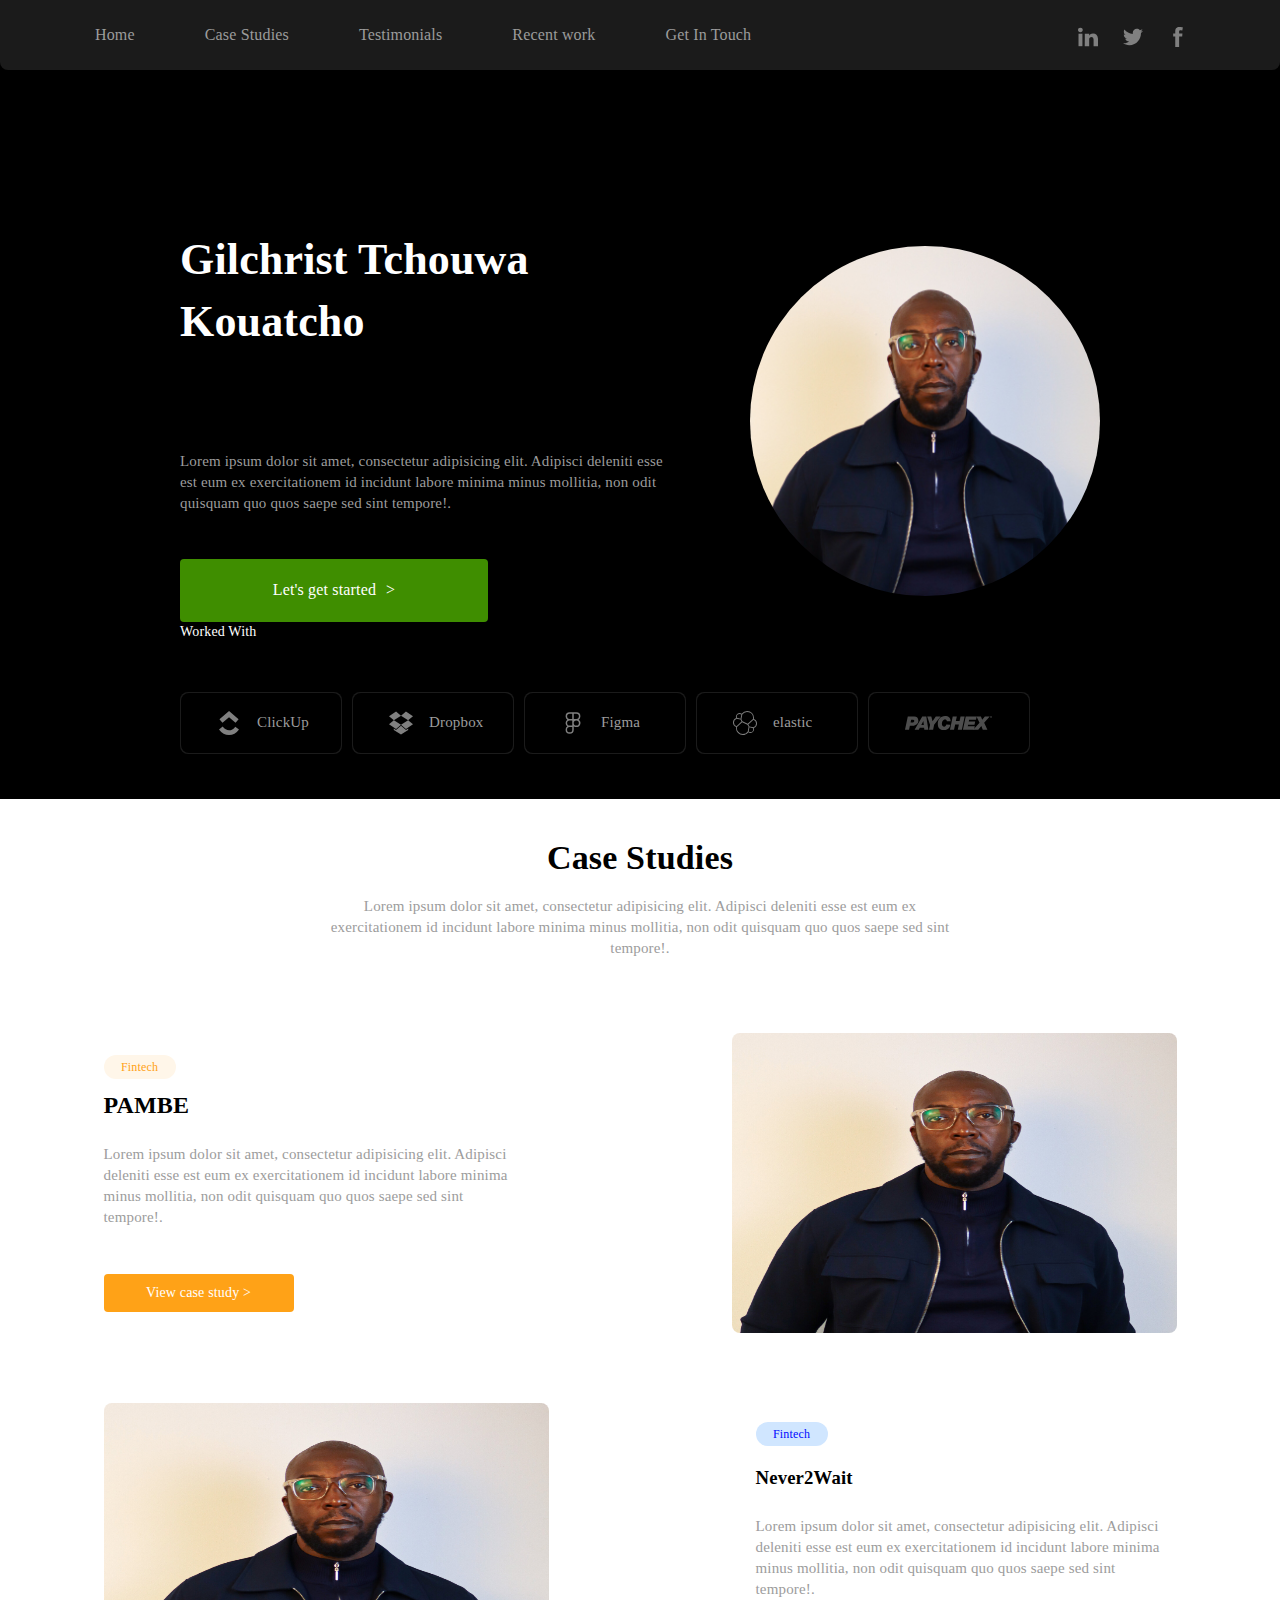
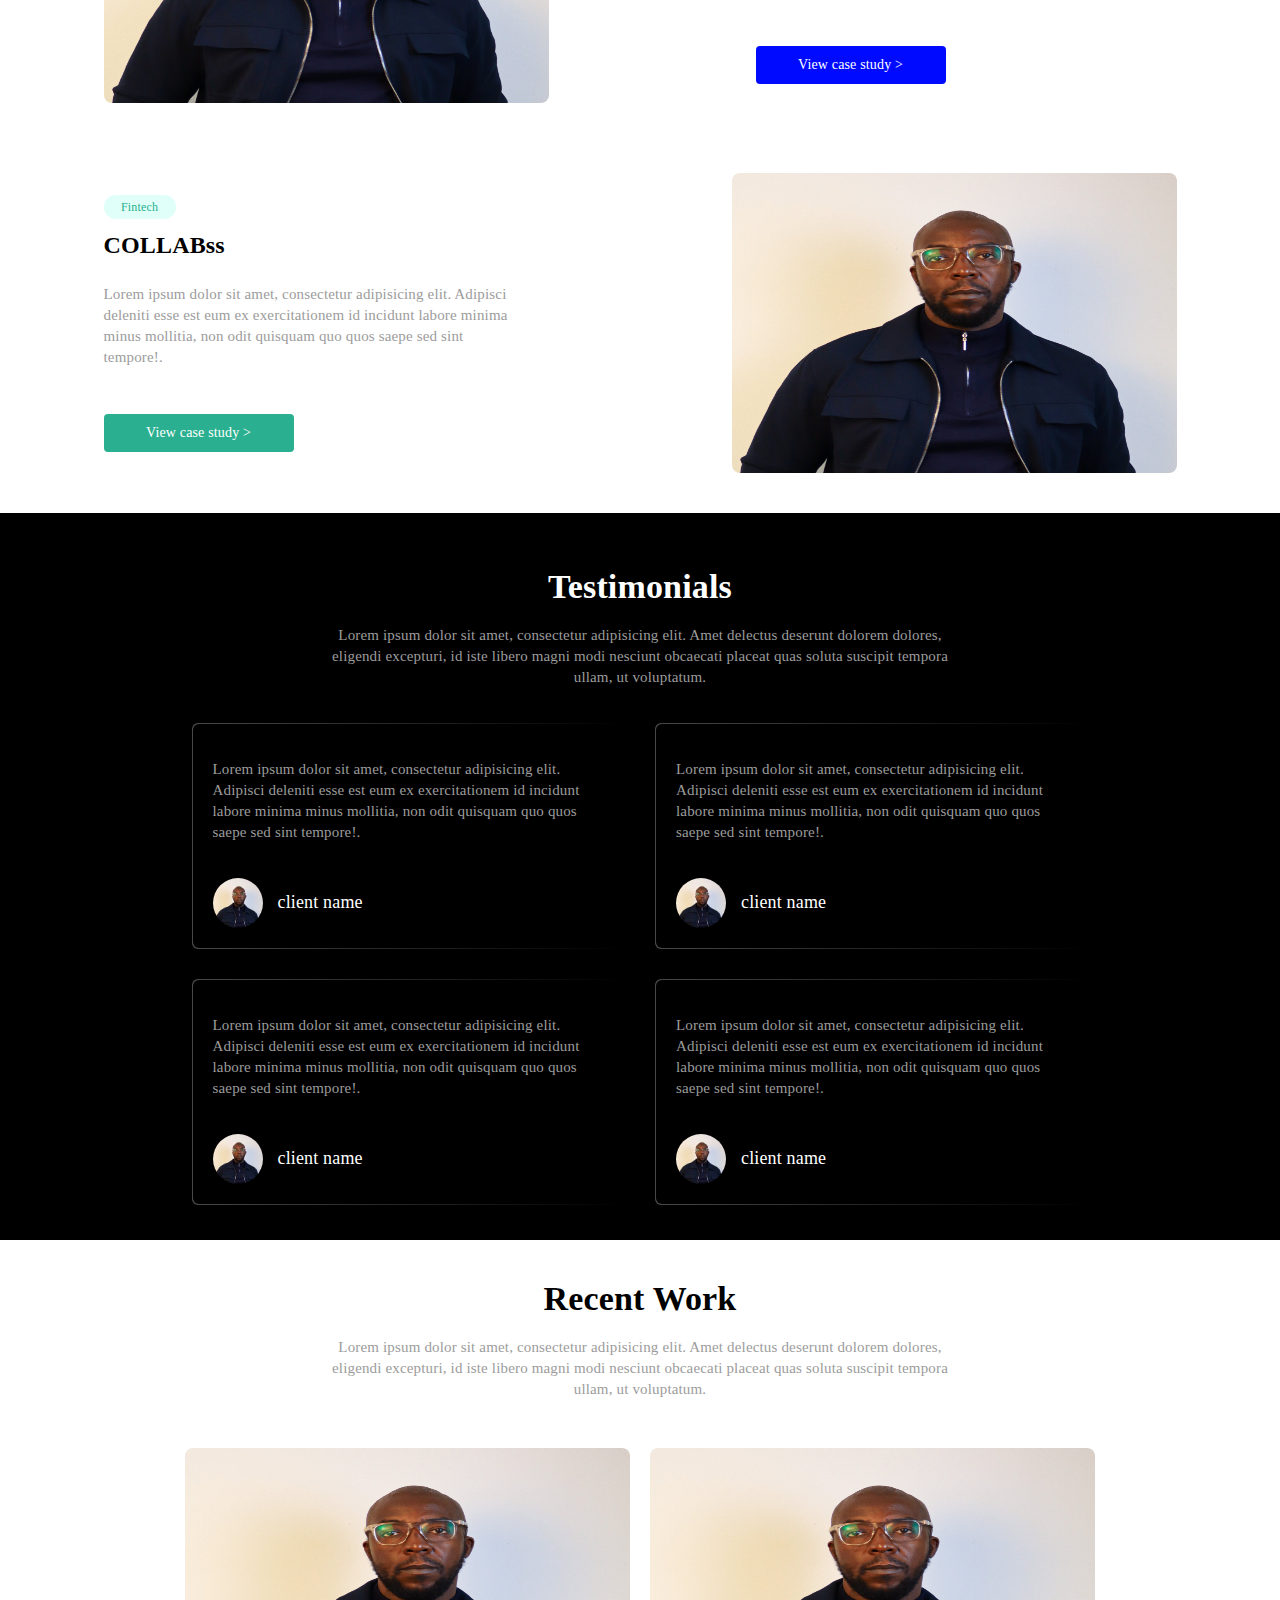
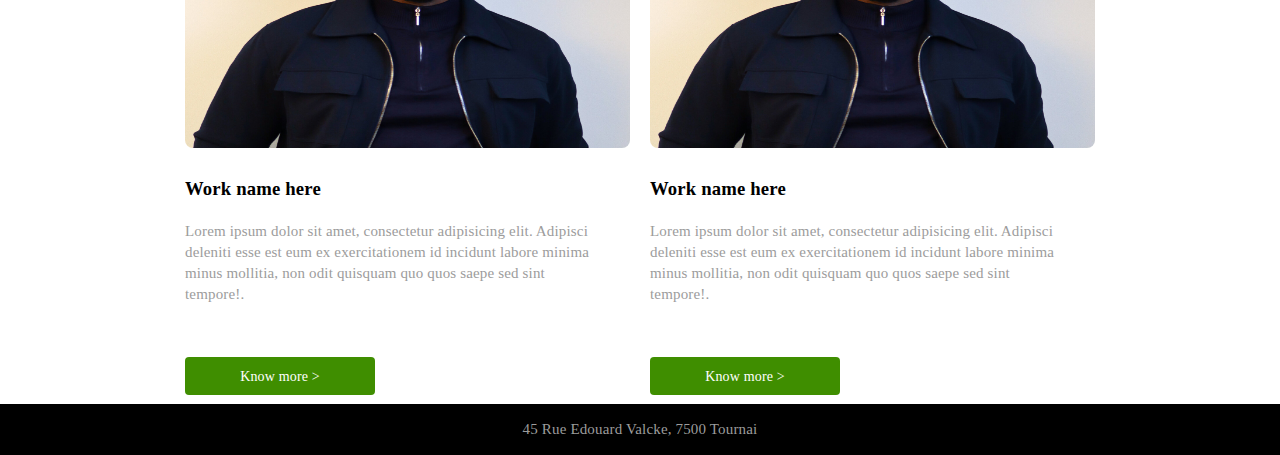
<file: index.html>
<!Doctype html>
<html lang="en">
    <head>
        <title>Gilchrist Tchouwa Kouatcho</title>
        <meta charset="utf-8">
        <meta name="description" content="Gilchrist est un ingénieur en automatisation industrielle reconvertit en ingénieur en informatique.">
        <meta name="keywords" content="pambe, automatisation, ingénieur, informatique, gilchrist, tchouwa, kouatcho">
        <meta name = "viewport" content="width=device-width, initial-scale=1.0">
        <link rel="stylesheet" href="styles/style.css">
    </head>

    <body class="body">
        <header class="header">

            <div class="topbar">
                <nav class="nav">
                    <a href="index.html">Home</a>
                    <a href="#caseStudies">Case Studies</a>
                    <a href="#testimonials">Testimonials</a>
                    <a href="#recentWork">Recent work</a>
                    <a href="contact.html">Get In Touch</a>
                </nav>
                <div class="socialMediaIcons">
                    <a href="https://www.linkedin.com">
                        <img src="img/linkedin-svgrepo-com.svg" alt="linkedin">
                    </a>
                    <a href="https://www.twitter.com">
                        <img src="img/twitter-svgrepo-com.svg" alt="twitter">
                    </a>
                    <a href="https://www.facebook.com">
                        <img src="img/facebook-svgrepo-com.svg" alt="faceebook">
                    </a>
                </div>
            </div>
        </header>

        <div class="banner">
            <div class="bannerContainer">
                <div class="textAndCallBanner">
                    <div class="text-banner">
                        <h1>Gilchrist Tchouwa Kouatcho</h1>
                        <p>Lorem ipsum dolor sit amet, consectetur adipisicing elit. Adipisci deleniti esse est eum ex exercitationem id incidunt labore minima minus mollitia, non odit quisquam quo quos saepe sed sint tempore!.</p>
                    </div>

                    <div>
                        <a href="contact.html" class="call-banner" >
                            <div >
                                Let's get started
                            </div>
                            <div>
                                >
                            </div>
                        </a>

                        <h2>Worked With</h2>
                    </div>

                </div>

                <div class="bannering">
                    <img src="img/IMG_0254.jpg" alt="photo gilchrist">
                </div>

            </div>


            <div class="clientLogos">
                <div class="clientLogosContainer">
                    <div class="logo">
                        <img class="svg" src="img/clickup-svgrepo-com.svg" alt="clickup">
                        <p>ClickUp</p>
                    </div>
                </div>
                <div class="clientLogosContainer">
                    <div class="logo">
                        <img class="svg" src="img/dropbox-158-svgrepo-com.svg" alt="dropbox">
                        <p>Dropbox</p>
                    </div>
                </div>

                <div class="clientLogosContainer">
                    <div class="logo">
                        <img class="svg" src="img/figma-svgrepo-com.svg" alt="figma">
                        <p>Figma</p>
                    </div>
                </div>

                <div class="clientLogosContainer">
                    <div class="logo">
                        <img class="svg" src="img/elastic-svgrepo-com.svg" alt="elastic">
                        <p>elastic</p>
                    </div>
                </div>

                <div class="clientLogosContainer">
                    <div class="logo1">
                        <img class="paychex" src="img/Group.svg" alt="paychex ">
                    </div>
                </div>

            </div>

        </div>


        <main class="main">


            <section id="caseStudies" class="caseStudies">

                <div class="heading">
                        <h2>Case Studies</h2>
                        <p>Lorem ipsum dolor sit amet, consectetur adipisicing elit. Adipisci deleniti esse est eum ex exercitationem id incidunt labore minima minus mollitia, non odit quisquam quo quos saepe sed sint tempore!.</p>
                </div>

                <div class="work">
                    <div class="workText">
                        <div class="workTag1">Fintech</div>
                        <h3>PAMBE</h3>

                        <p class="introText">Lorem ipsum dolor sit amet, consectetur adipisicing elit. Adipisci deleniti esse est eum ex exercitationem id incidunt labore minima minus mollitia, non odit quisquam quo quos saepe sed sint tempore!.</p>

                        <a href="contact.html" class="callToAction1" >
                            <div >
                                View case study >
                            </div>
                        </a>


                    </div>
                    <div class="workPhoto">
                        <img src="img/IMG_0254.jpg" alt="photo gilchrist">
                    </div>
                </div>

                <div class="work1">
                    <div class="workPhoto">
                        <img src="img/IMG_0254.jpg" alt="photo gilchrist">
                    </div>
                    <div class="workText">
                        <div class="workTag2">Fintech</div>
                        <h3>Never2Wait</h3>
                        <p class="introText">Lorem ipsum dolor sit amet, consectetur adipisicing elit. Adipisci deleniti esse est eum ex exercitationem id incidunt labore minima minus mollitia, non odit quisquam quo quos saepe sed sint tempore!.</p>

                        <a href="contact.html" class="callToAction2" >
                            <div >
                                View case study >
                            </div>
                        </a>
                    </div>
                </div>

                <div class="work">
                    <div class="workText">
                        <div class="workTag3">Fintech</div>
                        <h3>COLLABss</h3>
                        <p class="introText">Lorem ipsum dolor sit amet, consectetur adipisicing elit. Adipisci deleniti esse est eum ex exercitationem id incidunt labore minima minus mollitia, non odit quisquam quo quos saepe sed sint tempore!.</p>

                        <a href="contact.html" class="callToAction3" >
                            <div >
                                View case study >
                            </div>
                        </a>
                    </div>
                    <div class="workPhoto">
                        <img src="img/IMG_0254.jpg" alt="photo gilchrist">
                    </div>
                </div>
            </section>

            <section id="testimonials" class="testimonials">

                <div class="heading">
                        <h2>Testimonials</h2>
                        <p>Lorem ipsum dolor sit amet, consectetur adipisicing elit. Amet delectus deserunt dolorem dolores, eligendi excepturi, id iste libero magni modi nesciunt obcaecati placeat quas soluta suscipit tempora ullam, ut voluptatum.</p>
                </div>


                <div class="testimonials">
                    <div class="testimonialsContainer" >
                        <div class="active" >
                            <div class="info">
                                <div class="testimonialintroduction">
                                    <div class="testimonialText">
                                        <p>Lorem ipsum dolor sit amet, consectetur adipisicing elit. Adipisci deleniti esse est eum ex exercitationem id incidunt labore minima minus mollitia, non odit quisquam quo quos saepe sed sint tempore!.</p>
                                    </div>
                                    <div class="testimonialAuthor">
                                        <img src="img/rsz_optimized-50kb.jpg" alt="photo gilchrist">
                                        <div class="testimonialAuthorName">client name</div>
                                    </div>
                                </div>
                            </div>
                        </div>

                        <div class="active">
                            <div class="info">
                                <div class="testimonialintroduction">
                                    <div class="testimonialText">
                                        <p>Lorem ipsum dolor sit amet, consectetur adipisicing elit. Adipisci deleniti esse est eum ex exercitationem id incidunt labore minima minus mollitia, non odit quisquam quo quos saepe sed sint tempore!.</p>
                                    </div>
                                    <div class="testimonialAuthor">
                                        <img src="img/rsz_optimized-50kb.jpg" alt="photo gilchrist">
                                        <div class="testimonialAuthorName">client name</div>
                                    </div>
                                </div>
                            </div>
                        </div>

                        <div class="active">
                            <div class="info">
                                <div class="testimonialintroduction">
                                    <div class="testimonialText">
                                        <p>Lorem ipsum dolor sit amet, consectetur adipisicing elit. Adipisci deleniti esse est eum ex exercitationem id incidunt labore minima minus mollitia, non odit quisquam quo quos saepe sed sint tempore!.</p>
                                    </div>
                                    <div class="testimonialAuthor">
                                        <img src="img/rsz_optimized-50kb.jpg" alt="photo gilchrist">
                                        <div class="testimonialAuthorName">client name</div>
                                    </div>
                                </div>
                            </div>
                        </div>

                        <div class="active">
                            <div class="info">
                                <div class="testimonialintroduction">
                                    <div class="testimonialText">
                                        <p>Lorem ipsum dolor sit amet, consectetur adipisicing elit. Adipisci deleniti esse est eum ex exercitationem id incidunt labore minima minus mollitia, non odit quisquam quo quos saepe sed sint tempore!.</p>
                                    </div>
                                    <div class="testimonialAuthor">
                                        <img src="img/rsz_optimized-50kb.jpg" alt="photo gilchrist">
                                        <div class="testimonialAuthorName">client name</div>
                                    </div>
                                </div>
                            </div>
                        </div>
                    </div>
                </div>
            </section>

            <section id="recentWork" class="recentWork">

                <div class="heading">
                        <h2>Recent Work</h2>
                        <p>Lorem ipsum dolor sit amet, consectetur adipisicing elit. Amet delectus deserunt dolorem dolores, eligendi excepturi, id iste libero magni modi nesciunt obcaecati placeat quas soluta suscipit tempora ullam, ut voluptatum.</p>
                </div>

                <div class="workContainer">
                    <div class="workX">
                        <div class="workPhoto">
                            <img src="img/IMG_0254.jpg" alt="photo gilchrist">
                        </div>
                        <div class="workText1">
                            <h3>Work name here</h3>
                            <div class="introText">
                                <p>Lorem ipsum dolor sit amet, consectetur adipisicing elit. Adipisci deleniti esse est eum ex exercitationem id incidunt labore minima minus mollitia, non odit quisquam quo quos saepe sed sint tempore!.</p>
                            </div>

                            <a href="contact.html" class="callToAction">
                                <div >
                                    Know more >
                                </div>
                            </a>

                        </div>
                    </div>

                    <div class="workX">
                        <div class="workPhoto">
                            <img src="img/IMG_0254.jpg" alt="photo gilchrist">
                        </div>
                        <div class="workText1">
                            <h3>Work name here</h3>
                            <div class="introText">
                                <p>Lorem ipsum dolor sit amet, consectetur adipisicing elit. Adipisci deleniti esse est eum ex exercitationem id incidunt labore minima minus mollitia, non odit quisquam quo quos saepe sed sint tempore!.</p>
                            </div>

                            <a href="contact.html" class="callToAction">
                                <div >
                                    Know more >
                                </div>
                            </a>

                        </div>
                    </div>
                </div>

            </section>

        </main>

        <footer class="footer">
            <p>45 Rue Edouard Valcke, 7500 Tournai</p>
        </footer>
    </body>
</html>
</file>
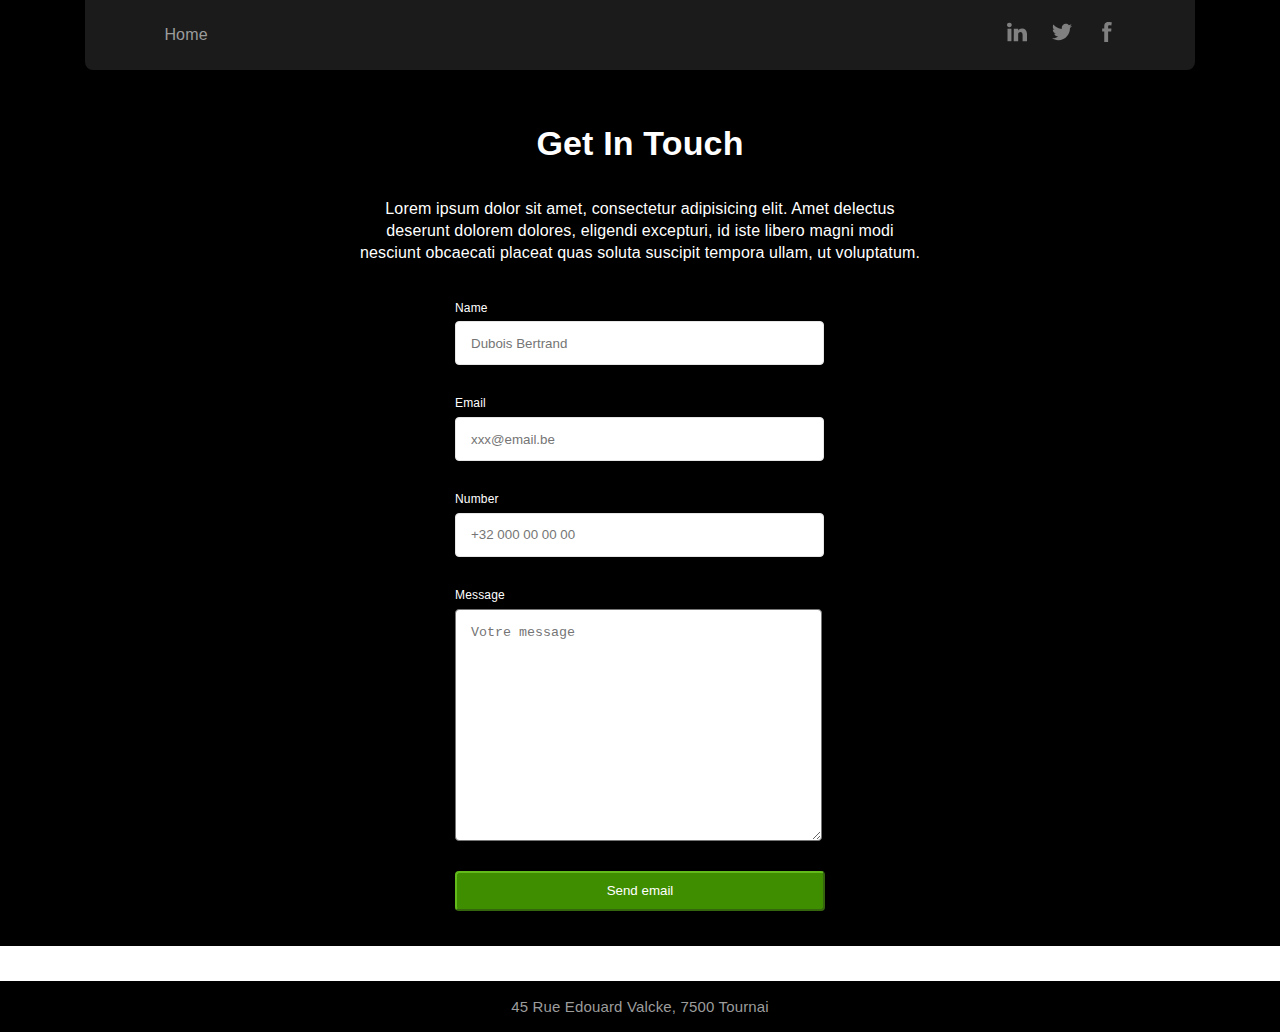
<file: contact.html>
<!Doctype html>
<html lang="en">
    <head>
        <meta charset="UTF-8">
        <title>Gilchrist, me contacter</title>
        <link rel="stylesheet" href="styles/styleContact.css" media="screen">
    </head>
    <body class="body">
        <header class="header">
                <nav class="nav">
                    <div class="topMenu">
                        <a href="index.html">Home</a>
                    </div>
                    <div class="socialMediaIcons">
                        <a href="http://www.linkedin.com">
                            <img src="img/linkedin-svgrepo-com.svg" alt="linkedin">
                        </a>
                        <a href="http://www.twitter.com">
                            <img src="img/twitter-svgrepo-com.svg" alt="twitter">
                        </a>
                        <a href="http://www.facebook.com">
                            <img src="img/facebook-svgrepo-com.svg" alt="faceebook">
                        </a>
                    </div>
                </nav>
        </header>

        <main class="main">

            <section class="contactIntro">
                <div class="headergetInTouch">
                    <h2>Get In Touch</h2>
                    <p>Lorem ipsum dolor sit amet, consectetur adipisicing elit. Amet delectus deserunt dolorem dolores, eligendi excepturi, id iste libero magni modi nesciunt obcaecati placeat quas soluta suscipit tempora ullam, ut voluptatum.</p>
                </div>

                <div class="contactForm">
                    <form action="contact.html" method="post" class="form">
                        <div class="formGroup">
                            <label for="nameInput">Name</label>
                            <input type="text" name="name" placeholder="Dubois Bertrand" id="nameInput">
                        </div>

                        <div class="formGroup">
                            <label for="emailInput">Email</label>
                            <input type="email" name="email" placeholder="xxx@email.be" id="emailInput" required>
                        </div>

                        <div class="formGroup">
                            <label for="telInput">Number</label>
                            <input type="tel" name="tel" placeholder="+32 000 00 00 00" id="telInput">
                        </div>

                        <div class="formGroup">
                            <label for="messageInput">Message</label>
                            <textarea name="message" cols="30" rows="10" placeholder="Votre message" id="messageInput" required></textarea>
                        </div>

                        <button type="submit">Send email</button>
                    </form>
                </div>
            </section>

        </main>

        <footer class="footer">
            <p>45 Rue Edouard Valcke, 7500 Tournai</p>
        </footer>
    </body>
</html>
</file>
<file: styles/style.css>
* {
    box-sizing: border-box;
}

.body{
    margin: 0;
    line-height: 1.4;
    letter-spacing: 0.01em;
    font-family: IBM Plex Mono, serif;
    display: flex;
    flex-direction: column;
    justify-items: center;
    align-items: center;
    justify-content: center;
    max-width: 3000px;

}

.body a{
    text-decoration: none;
}

.header{
    background-color: black;
    width: 100%;
    justify-items: center;
    padding: 0 85px;
}


.topbar{
    height: 70px;
    background-color: #1B1B1B;
    display: flex;
    flex-direction: row;
    align-items: center;
    justify-content: space-between;
    border-bottom-right-radius:8px;
    border-bottom-left-radius:8px;
    gap: 95px;
    padding: 0 95px;
    width: 100%;
    max-width: 2280px;
    position: fixed;;
}


.nav{
    float: left;
    display: flex;
    flex-direction: row;
    gap: 70px;
}

.nav a{
    color: #9C9C9C;
}
.nav a:hover{
    color: white;
}

.socialMediaIcons{
    float: right;
    width: 107px;
    height: 17px;
    display: flex;
    gap: 25px;
}



.header img{
    width: 20px;
    height: 20px;
    filter: invert(0.5);
}

.header a:hover img{
    filter: invert(1);
}

.banner{
    width: 100%;
    height: auto;
    padding-top: 150px;
    flex-direction: column;
    align-items: center;
    justify-content: center;
    padding-left: 180px;
    padding-right: 180px;
    background-color: black;
    justify-items: center;
}

.bannerContainer{
    display: flex;
    flex-flow: row;
    align-items: center;
    gap: 32px;
}

.textAndCallBanner{
    display: flex;
    flex-direction: column;
    justify-content: start;
    align-items: start;
    gap: 30px;
    padding-top: 50px;

}

.text-banner{
    padding-right: 46px;
    display: flex;
    flex-direction: column;
    align-items: start;
    gap: 10px;
}
.text-banner p{
    padding-top: 44px ;
}


.text-banner h1{
    display: flex;
    color: white;
    font-size: 44px;
    font-weight: 700;
    text-align: start;
}

.bannering{
    display: flex;
    flex-direction: column;
    justify-content: center;
    align-items: center;
    flex: 1 1 auto;
}

.bannering img{
    object-fit: cover;
    width: 350px;
    height: 350px;
    border-radius: 100%;
    flex: 1 1 auto;
}

.call-banner{
    width: 308px;
    height: 63px;
    padding: 21px 64px;
    background-color: #3F8E00;
    border-radius: 4px;
    display: flex;
    flex-direction: row;
    gap: 10px;
    justify-content: center;
    align-items: center;
    text-decoration: none;
    color: white;

}


.banner h2{
    align-items: start;
    margin-bottom: 50px;
    color: white;
    font-size: 14px;
    font-weight: 50;
    text-align: start;
    margin-top: 0;
}

.clientLogos{
    width: 100%;
    height: auto;
    display: flex;
    flex-direction: row;
    flex-wrap: wrap;
    align-items: stretch;
    justify-content: stretch;
    gap: 10px;
    margin-bottom: 45px;

}

.clientLogosContainer{
    justify-content: center;
    background: #1B1B1B;
    border-radius: 8px;
    padding: 1px;
}

.logo{
    width: 160px;
    height: 60px;
    display: flex;
    flex-direction: row;
    justify-content: start;
    align-items: center;
    border-radius: 8px;
    background-color: black;
    padding-left: 20px;
}

.svg{
    width: 40%;
    height: 40%;
    filter: invert(0.5);

}

.paychex{
    filter: invert(0);
}

.logo1{
    width: 160px;
    height: 60px;
    align-items: center;
    display: flex;
    flex-direction: row;
    justify-content: center;
    background-color: black;
    border-radius: 8px;
}


.main{
    width: 100%;
    background-color: white;
    display: flex;
    flex-direction: column;
    justify-content: center;
    align-items: center;
    justify-items: center;
}

.heading{
    display: flex;
    flex-direction: column;
    justify-content: center;
    align-items: center;
    width: 50%;
    gap: 10px;
}
.heading p{
    justify-content: center;
    text-align: center;
    width: 100%;
    height: 72px;
    margin: 0;
}
.heading h2{
    color: black;
    font-size: 34px;
    font-weight: 700;
    text-align: center;
    margin-bottom: 0;
    margin-top: 0;
}

.caseStudies{
    width: 100%;
    display: flex;
    flex-direction: column;
    justify-content: center;
    align-items: center;
    gap: 70px;
    margin-top: 35px;
    margin-bottom: 40px;
    margin-left: 180px;
    margin-right: 180px;
}

.work{
    width: 100%;
    display: flex;
    flex-direction: row;
    flex-wrap: wrap-reverse;
    justify-content: space-around;
    align-items: center;

}

.work1{
    width: 100%;
    display: flex;
    flex-direction: row;
    flex-wrap: wrap;
    justify-content: space-around;
    align-items: center;

}

.workPhoto img{
    display: flex;
    width: 445px;
    height: 300px;
    border-radius: 8px;
}


.callToAction1{
    width: 190px;
    height: 38px;
    border-radius: 4px;
    display: flex;
    flex-direction: row;
    justify-content: center;
    align-items: center;
    margin-top: 40px;
    background-color: #FFA217;
}
.workTag1{
    width: 72px;
    height: 24px;
    border-radius: 40px;
    display: flex;
    flex-direction: row;
    justify-content: center;
    align-items: center;
    background-color: #FFF6E9;
    margin-bottom: 10px;
    color: #FFA217;
    font-size: 12px;
}

.callToAction2{
    width: 190px;
    height: 38px;
    border-radius: 4px;
    display: flex;
    flex-direction: row;
    justify-content: center;
    align-items: center;
    margin-top: 40px;
    background-color: #000AFF;
}
.workTag2{
    width: 72px;
    height: 24px;
    border-radius: 40px;
    display: flex;
    flex-direction: row;
    justify-content: center;
    align-items: center;
    background-color: #D0E6FF;
    margin-bottom: 10px;
    color: #000AFF;
    font-size: 12px;
}

.callToAction3{
    width: 190px;
    height: 38px;
    border-radius: 4px;
    display: flex;
    flex-direction: row;
    justify-content: center;
    align-items: center;
    margin-top: 40px;
    background-color: #2AB090;
}
.workTag3{
    width: 72px;
    height: 24px;
    border-radius: 40px;
    display: flex;
    flex-direction: row;
    justify-content: center;
    align-items: center;
    background-color: #E0FFF8;
    margin-bottom: 10px;
    color: #2AB090;
    font-size: 12px;
}

.work a{
    color: white;
    font-size: 14px;
}

.work1 a{
    color: white;
    font-size: 14px;
}

.work h3{
    margin: 0;
    font-size: 24px;
    font-weight: 700;
    text-align: start;
}

.introText{
    width: 421px;
    height: 96px;
    text-align: start;
}


.testimonials{
    width: 100%;
    background-color: black;
    display: flex;
    flex-direction: column;
    justify-content: center;
    align-items: center;
    gap: 30px;
    margin-bottom: 35px;
}

.testimonials h2{
    color: white;
    font-size: 34px;
    font-weight: 700;
    text-align: center;
    margin-top: 50px;
}

.testimonialsContainer{
    display: grid;
    grid-template-columns: repeat(2, 1fr);
    width: 897px;
    gap: 30px;
}

.testimonialsContainer h1{
    color: white;
    font-size: 100px;
    font-weight: 200;
    text-align: start;
    margin: 0;
}
.testimonialintroduction{
    display: flex;
    flex-direction: column;
    justify-content: center;
    align-items: start;
    gap: 20px;
}

.testimonialAuthor{
    display: flex;
    flex-direction: row;
    justify-content: start;
    align-items: center;
    gap: 15px;
}

.info{
    padding: 20px 20px 20px 20px;
    background-color: black;
    border-radius: 6px;
}

.testimonialAuthor img{
    width: 50px;
    height: 50px;
    border-radius: 100%;
}
.testimonialAuthorName{
    color: white;
    font-size: 18px;
    font-weight: 500;
    text-align: start;
}
.active{
    background: linear-gradient(to right, #484848 0%, black 100%);
    padding: 1px;
    border-radius: 6px;
}


.recentWork{
    display: flex;
    flex-direction: column;
    justify-content: center;
    align-items: center;
    gap: 70px;
    margin-bottom: 35px;
}

.workContainer{
    display: flex;
    flex-direction: row;
    justify-content: center;
    align-items: center;
    gap: 20px;
}

.workX{
    display: flex;
    flex-direction: column;
    justify-content: center;
    width: 445px;
    height: 494px;
    gap: 10px;
}


.callToAction{
    width: 190px;
    height: 38px;
    background-color: #3F8E00;
    border-radius: 4px;
    display: flex;
    flex-direction: row;
    justify-content: center;
    align-items: center;
    margin-top: 40px;
    color: white;
    font-size: 14px;
}

.footer{
    background-color: black;
    display: flex;
    flex-direction: column;
    justify-content: center;
    align-items: center;
    width: 100%;
}


p{
    display: flex;
    flex-direction: column;
    justify-content: center;
    align-items: start;
    color: #9C9C9C;
    font-size: 15px;
}
</file>
<file: styles/styleContact.css>
.body{
    margin: 0;
    line-height: 1.4;
    letter-spacing: 0.01em;
    font-family: Raleway, sans-serif;
    background-color: black;
}


.header{
    background-color: black;
    display: flex;
    flex-direction: column;
    align-items: center;
    padding-bottom: 50px;
}

.nav{
    background-color: #1B1B1B;
    width: 1110px;
    height: 70px;
    border-bottom-right-radius:8px;
    border-bottom-left-radius:8px;
    opacity: 1;
    display: flex;
    flex-direction: row;
    justify-content: space-around;
    align-items: center;
    gap: 642px;
}

.topMenu{
    display: flex;
    flex-direction: row;
    justify-content: center;
    align-items: flex-start;
}

.socialMediaIcons{
    width: 107px;
    height: 17px;
    display: flex;
    gap: 25px;
    justify-content: center;
    align-items: center;
}

.nav a{
    color: #9C9C9C;
}
.nav a:hover{
    color: white;
}

.nav a{
    color: #9C9C9C;
    text-decoration: none;
}
.nav img{
    width: 20px;
    height: 20px;
    filter: invert(0.5);
}

.nav a:hover img{
    filter: invert(1);
}

.main{
    background-color: white;
    display: flex;
    flex-direction: column;
    justify-content: center;
    align-items: center;
}

.contactIntro{
    width: 100%;
    background-color: black;
    display: flex;
    flex-direction: column;
    justify-content: center;
    align-items: center;
    gap: 30px;
    margin-bottom: 35px;
    padding-bottom: 35px;
}

.headergetInTouch{
    display: flex;
    flex-direction: column;
    justify-content: center;
    align-items: center;
    gap: 30px;
}

.headergetInTouch p{
    justify-content: center;
    text-align: center;
    width: 570px;
    height: 72px;
    margin: 0;
    color: white;
}

.headergetInTouch h2{
    color: white;
    font-size: 34px;
    font-weight: 700;
    text-align: center;
    margin-bottom: 0;
    margin-top: 0;
}

.form{
    display: flex;
    flex-direction: column;
    align-items: start;
    gap: 30px;
}

.formGroup{
    display: flex;
    flex-direction: column;
    gap: 5px;
    align-items: start;
}

.formGroup label{
    color: white;
    font-size: 12px;
}

.formGroup input{
    display: flex;
    flex-direction: row;
    height: 40px;
    width: 350px;
    border-radius: 4px;
    border: 1px solid #E6E6E6;
    padding-left: 15px;
}

.formGroup textarea{
    display: flex;
    flex-direction: row;
    height: 200px;
    width: 335px;
    border-radius: 4px;
    padding: 15px ;
}

button{
    background-color: #3F8E00;
    color: white;
    border-radius: 4px;
    border-color : #62BA1B ;
    width: 370px;
    height: 40px;
}


.footer{
    background-color: black;
    display: flex;
    flex-direction: column;
    justify-content: center;
    align-items: center;
}

.footer p{
    display: flex;
    flex-direction: column;
    justify-content: center;
    align-items: start;
    color: #9C9C9C;
    font-size: 15px;
}
</file>
